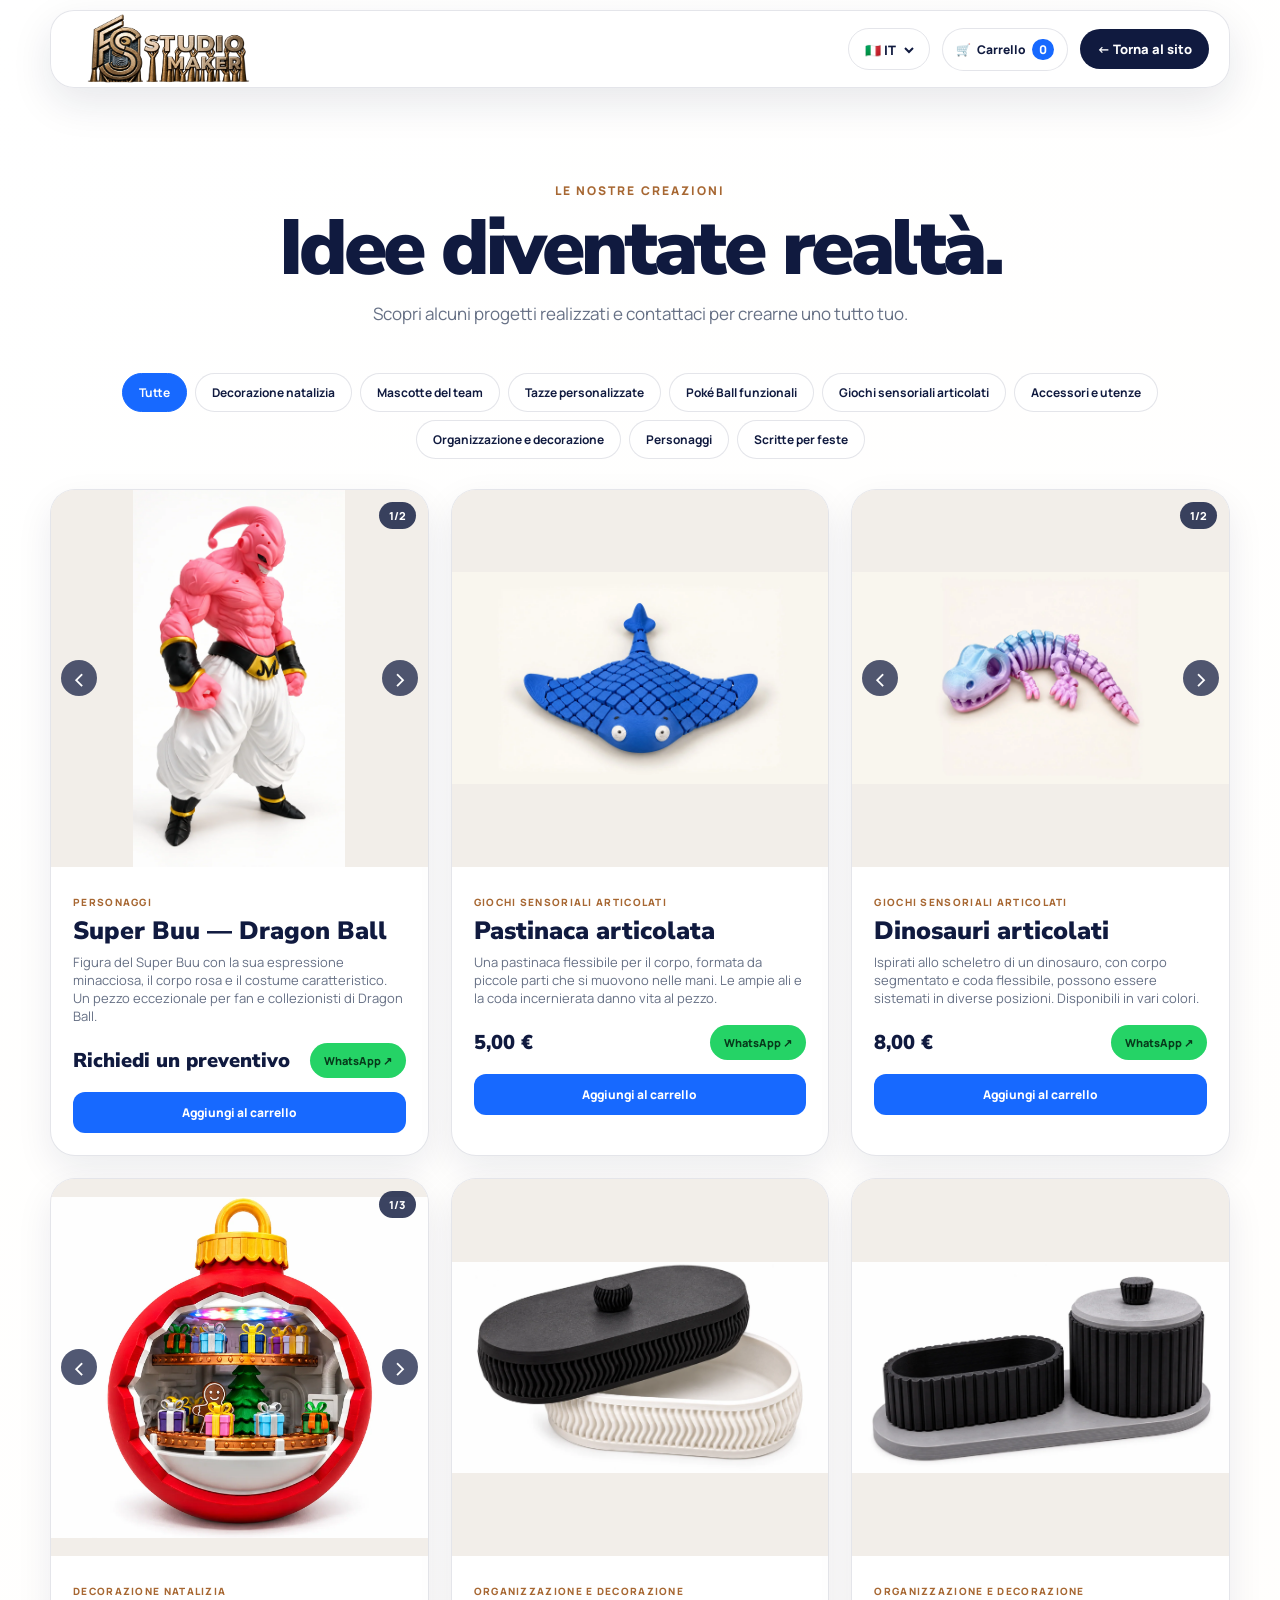
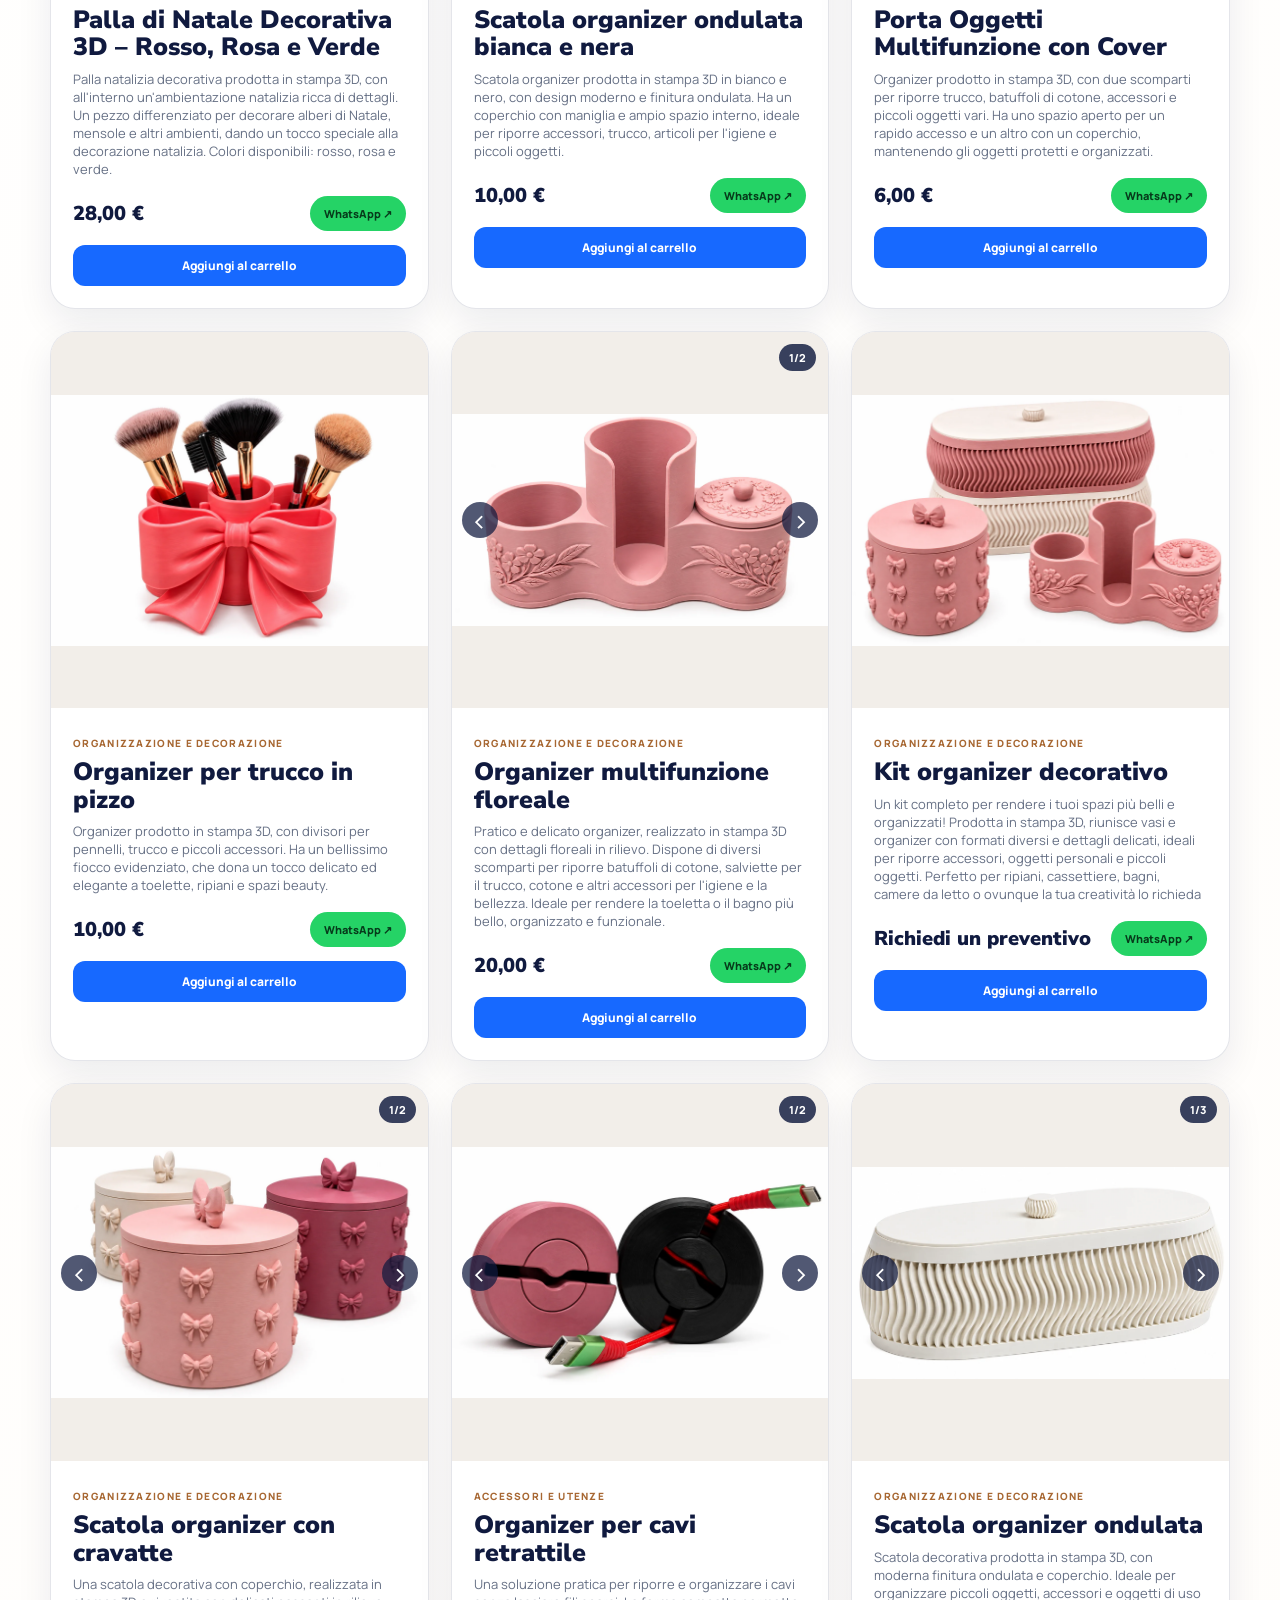
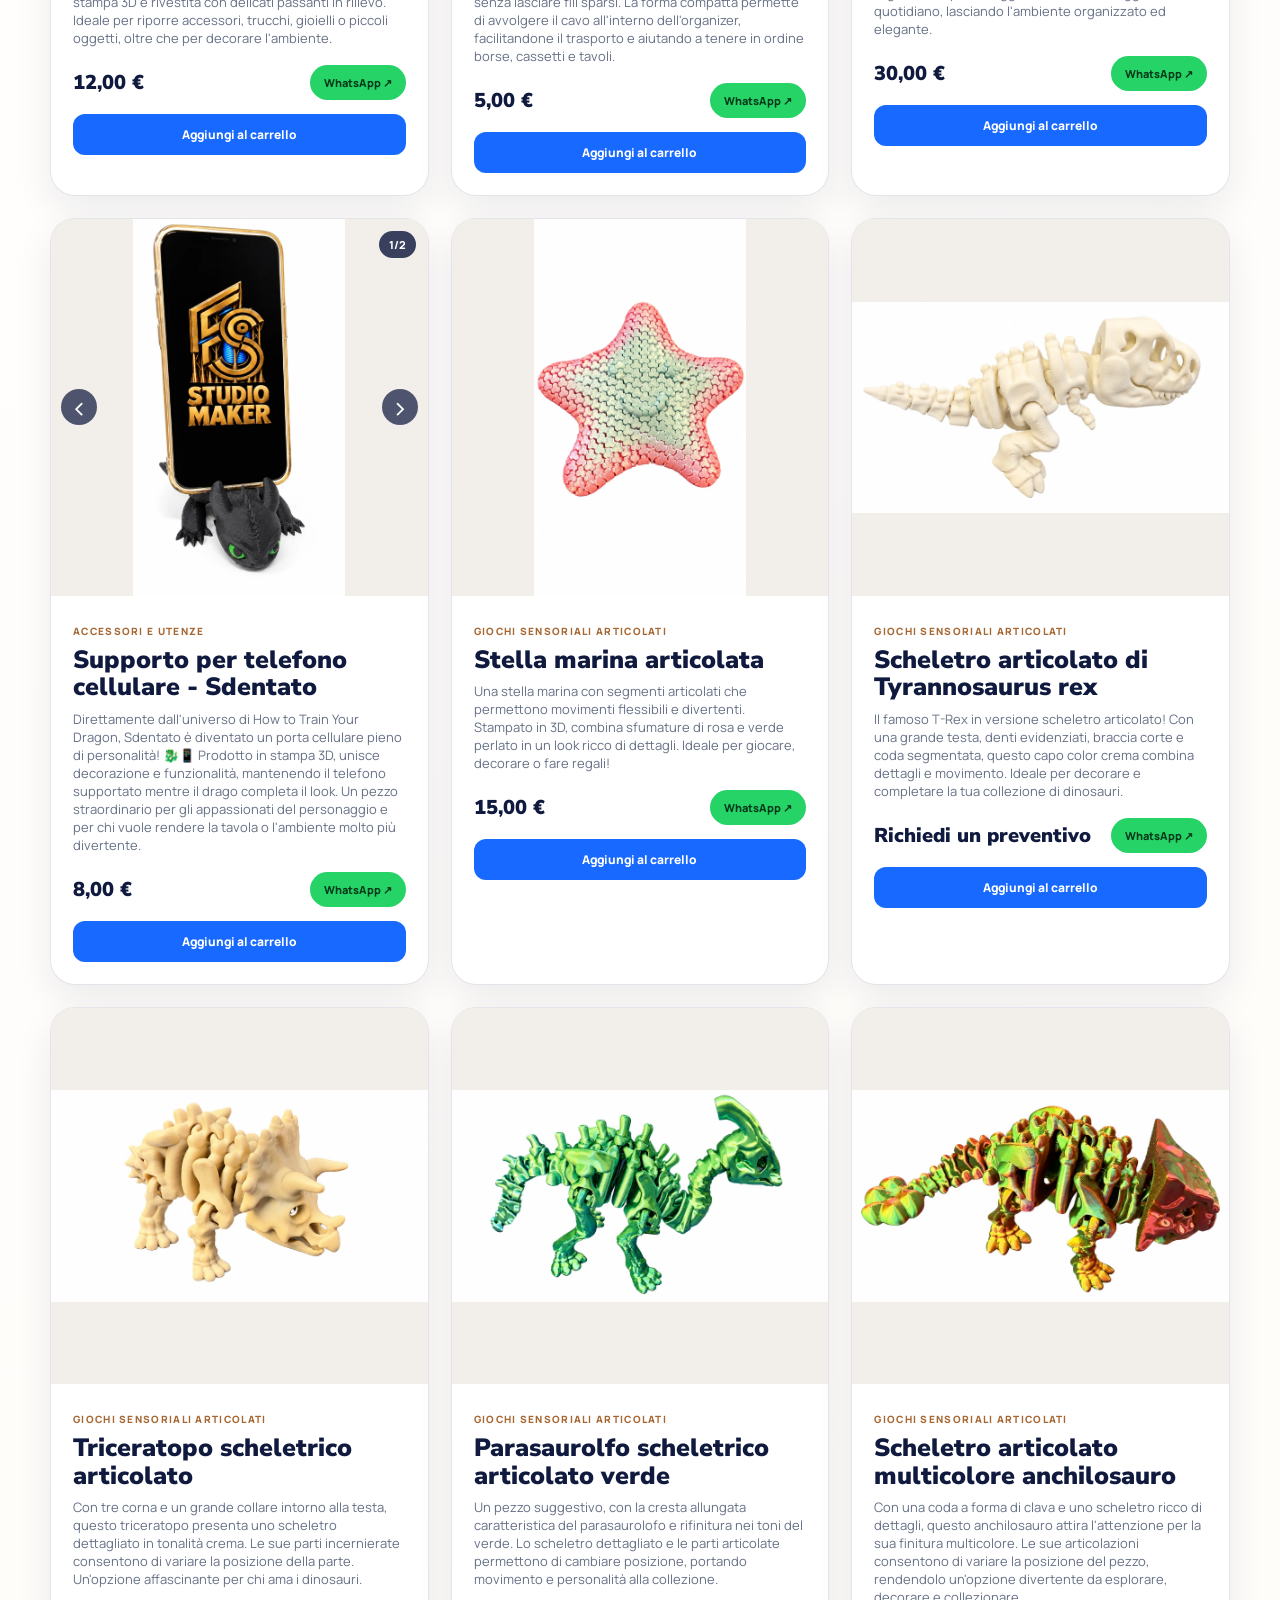
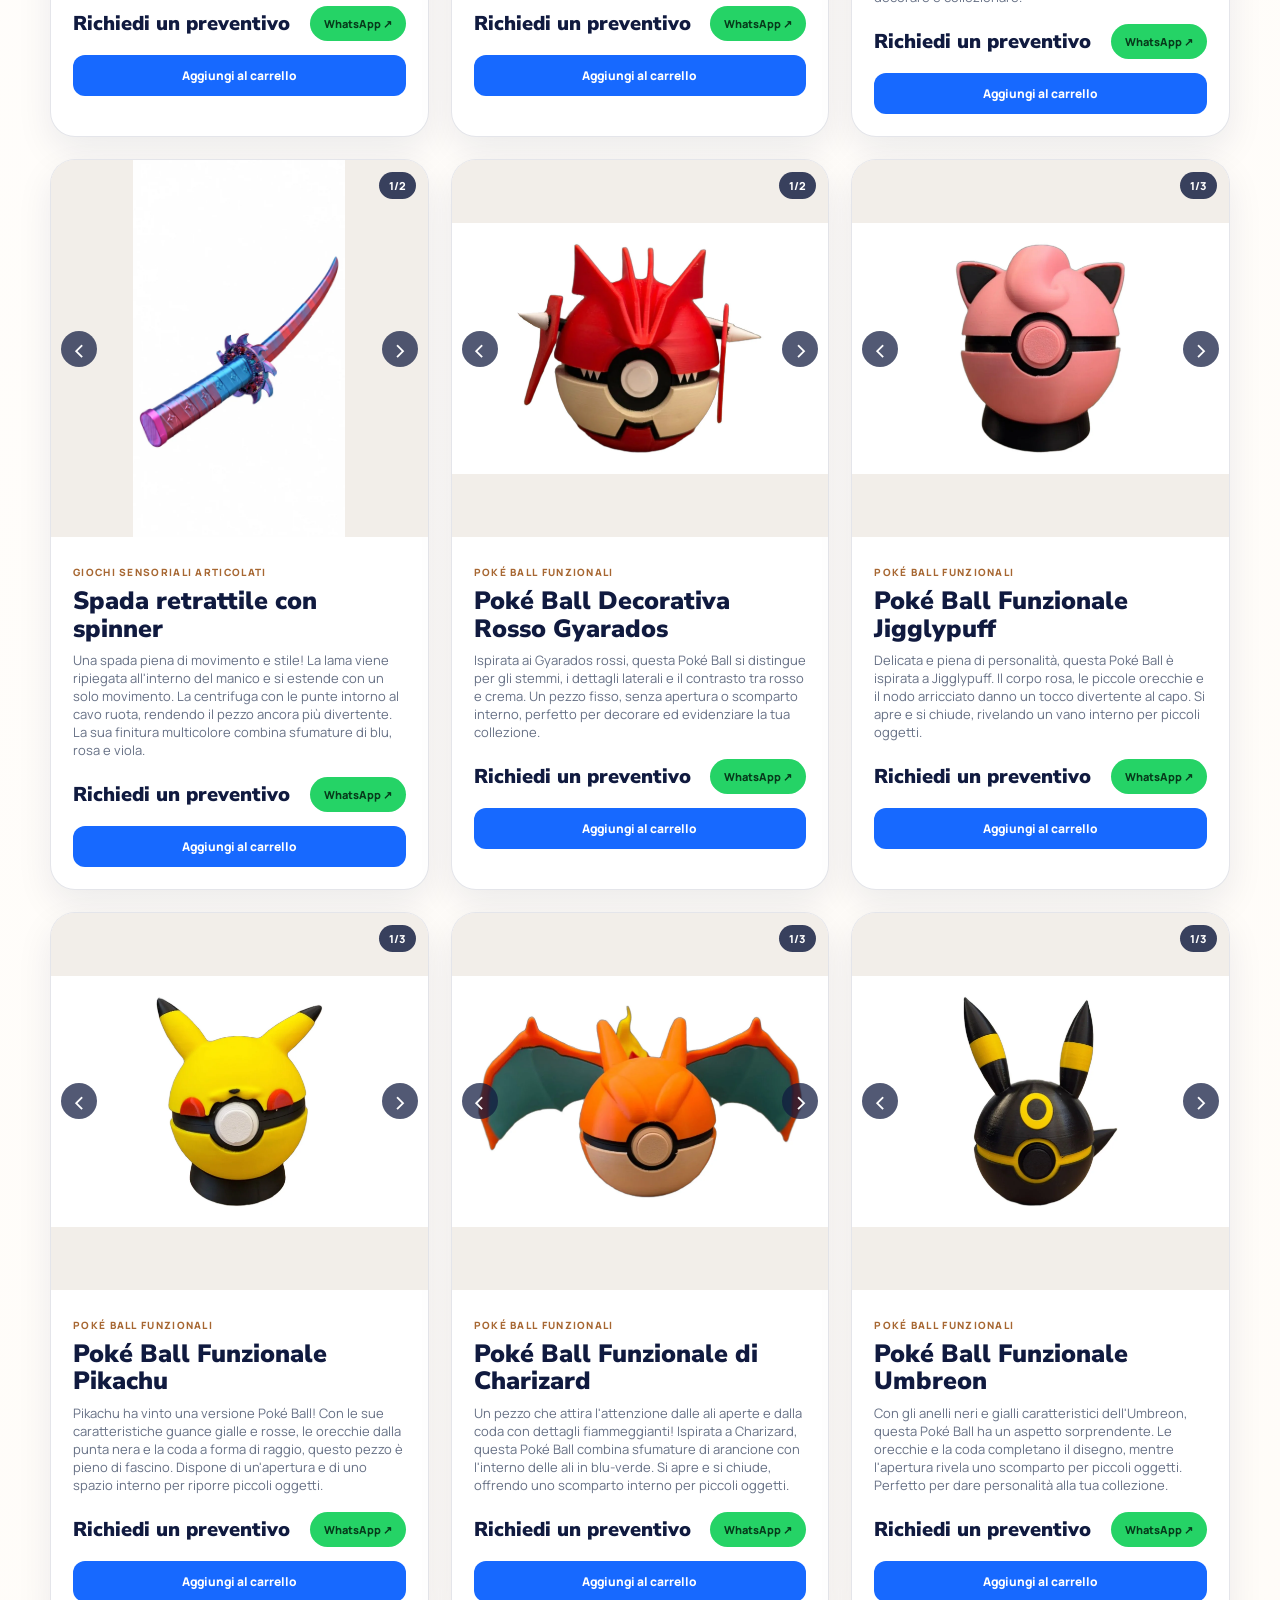
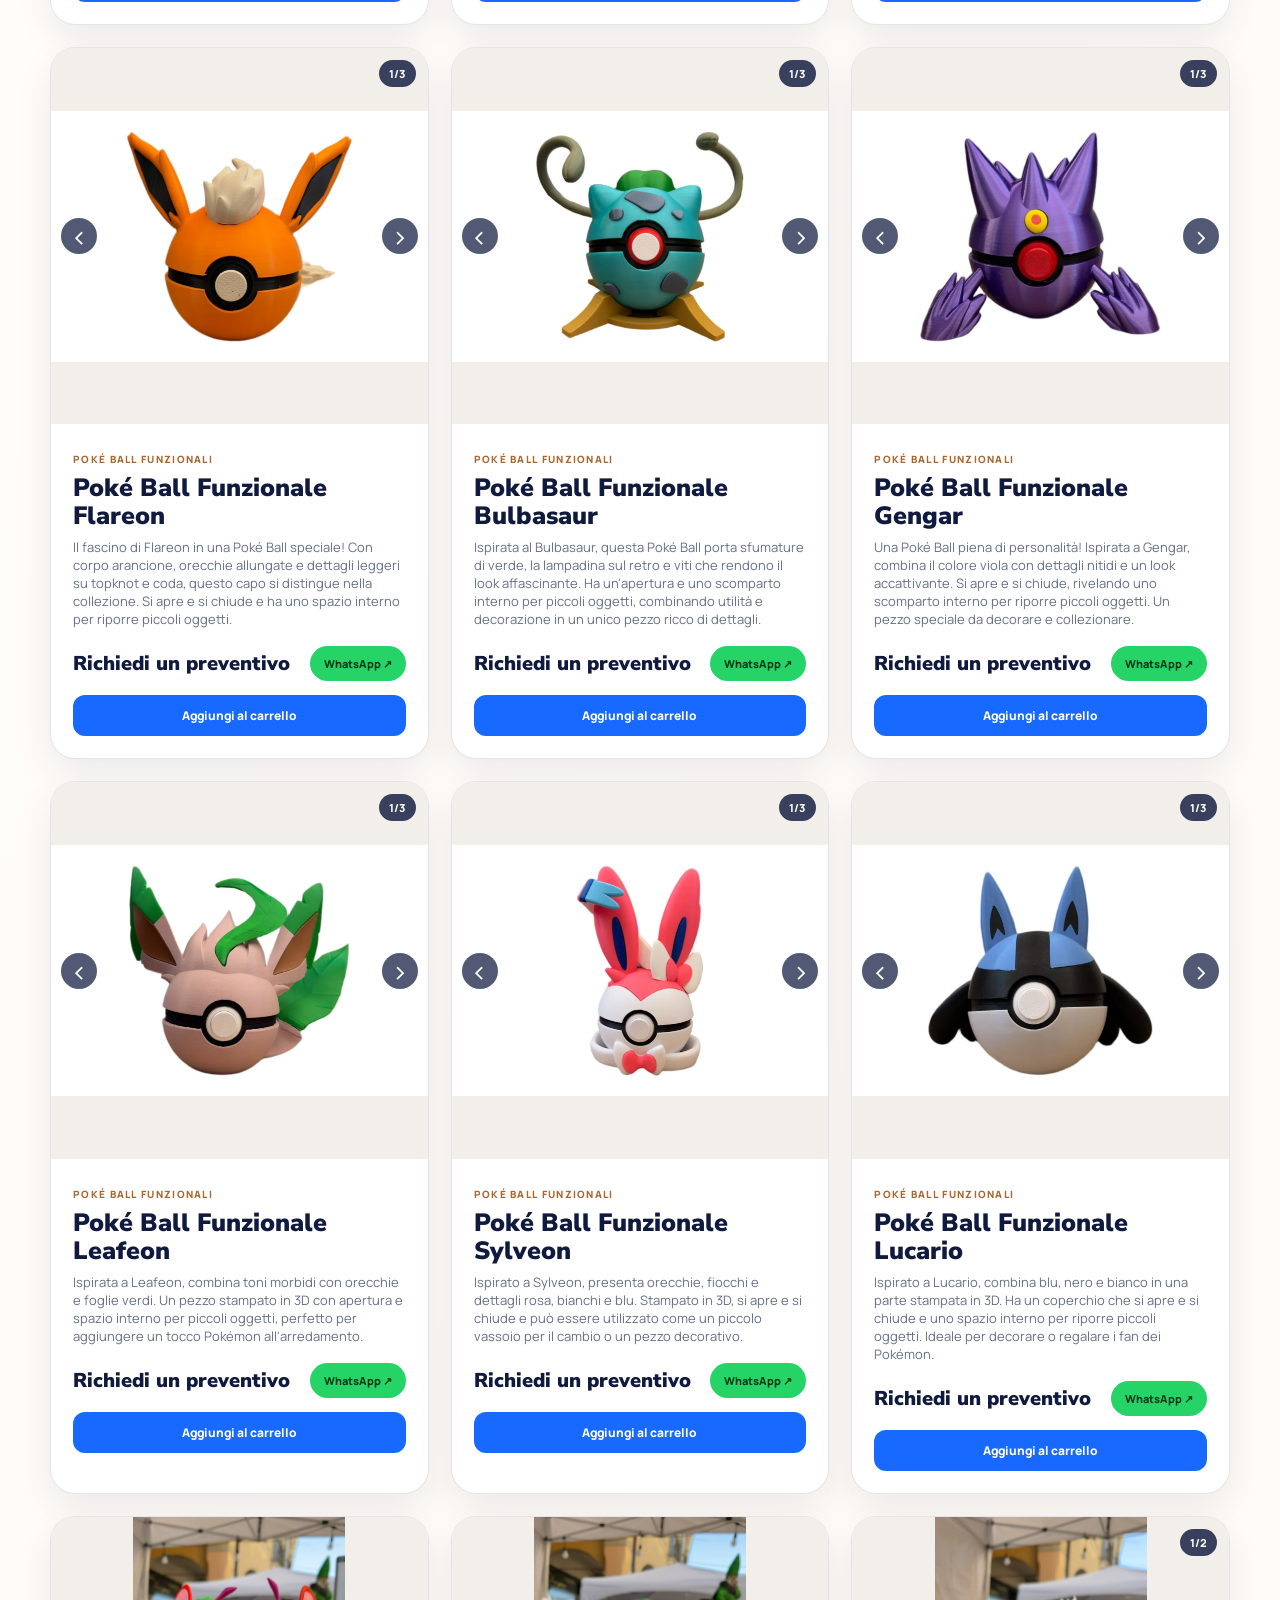
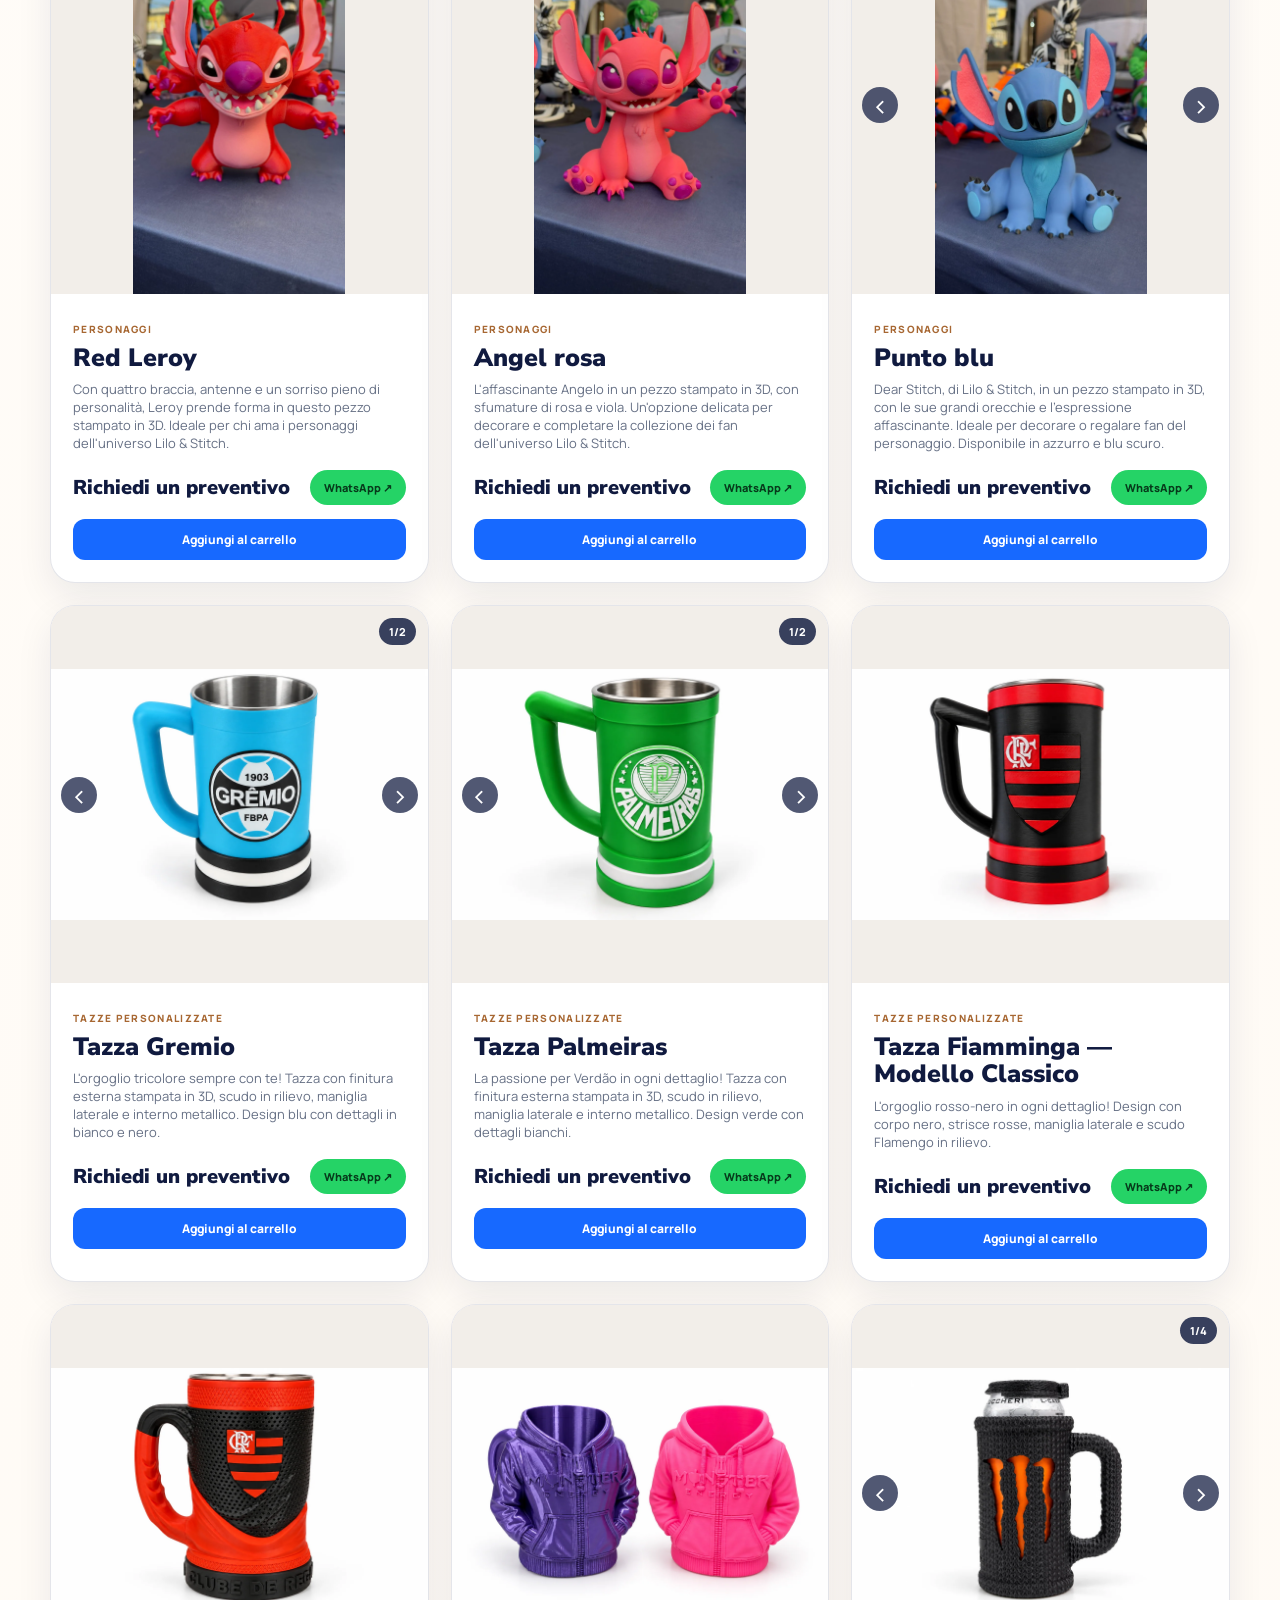
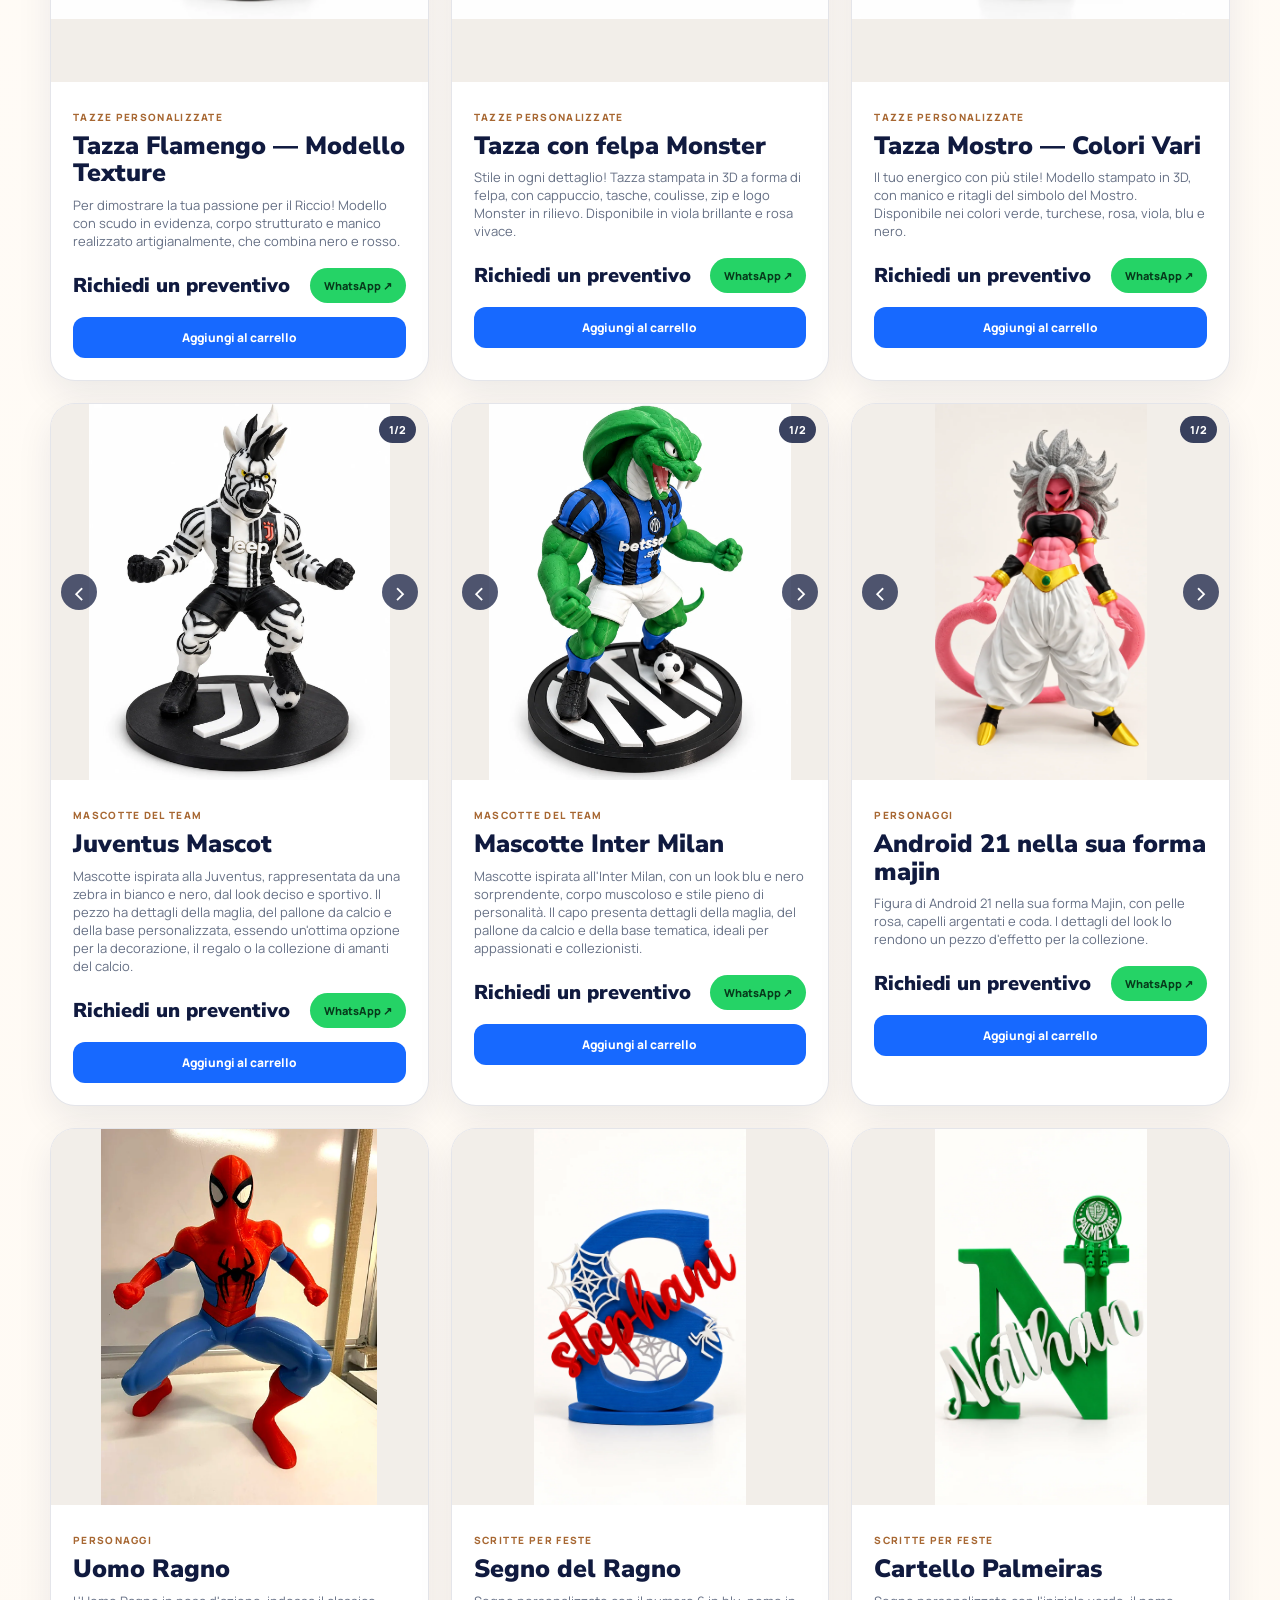
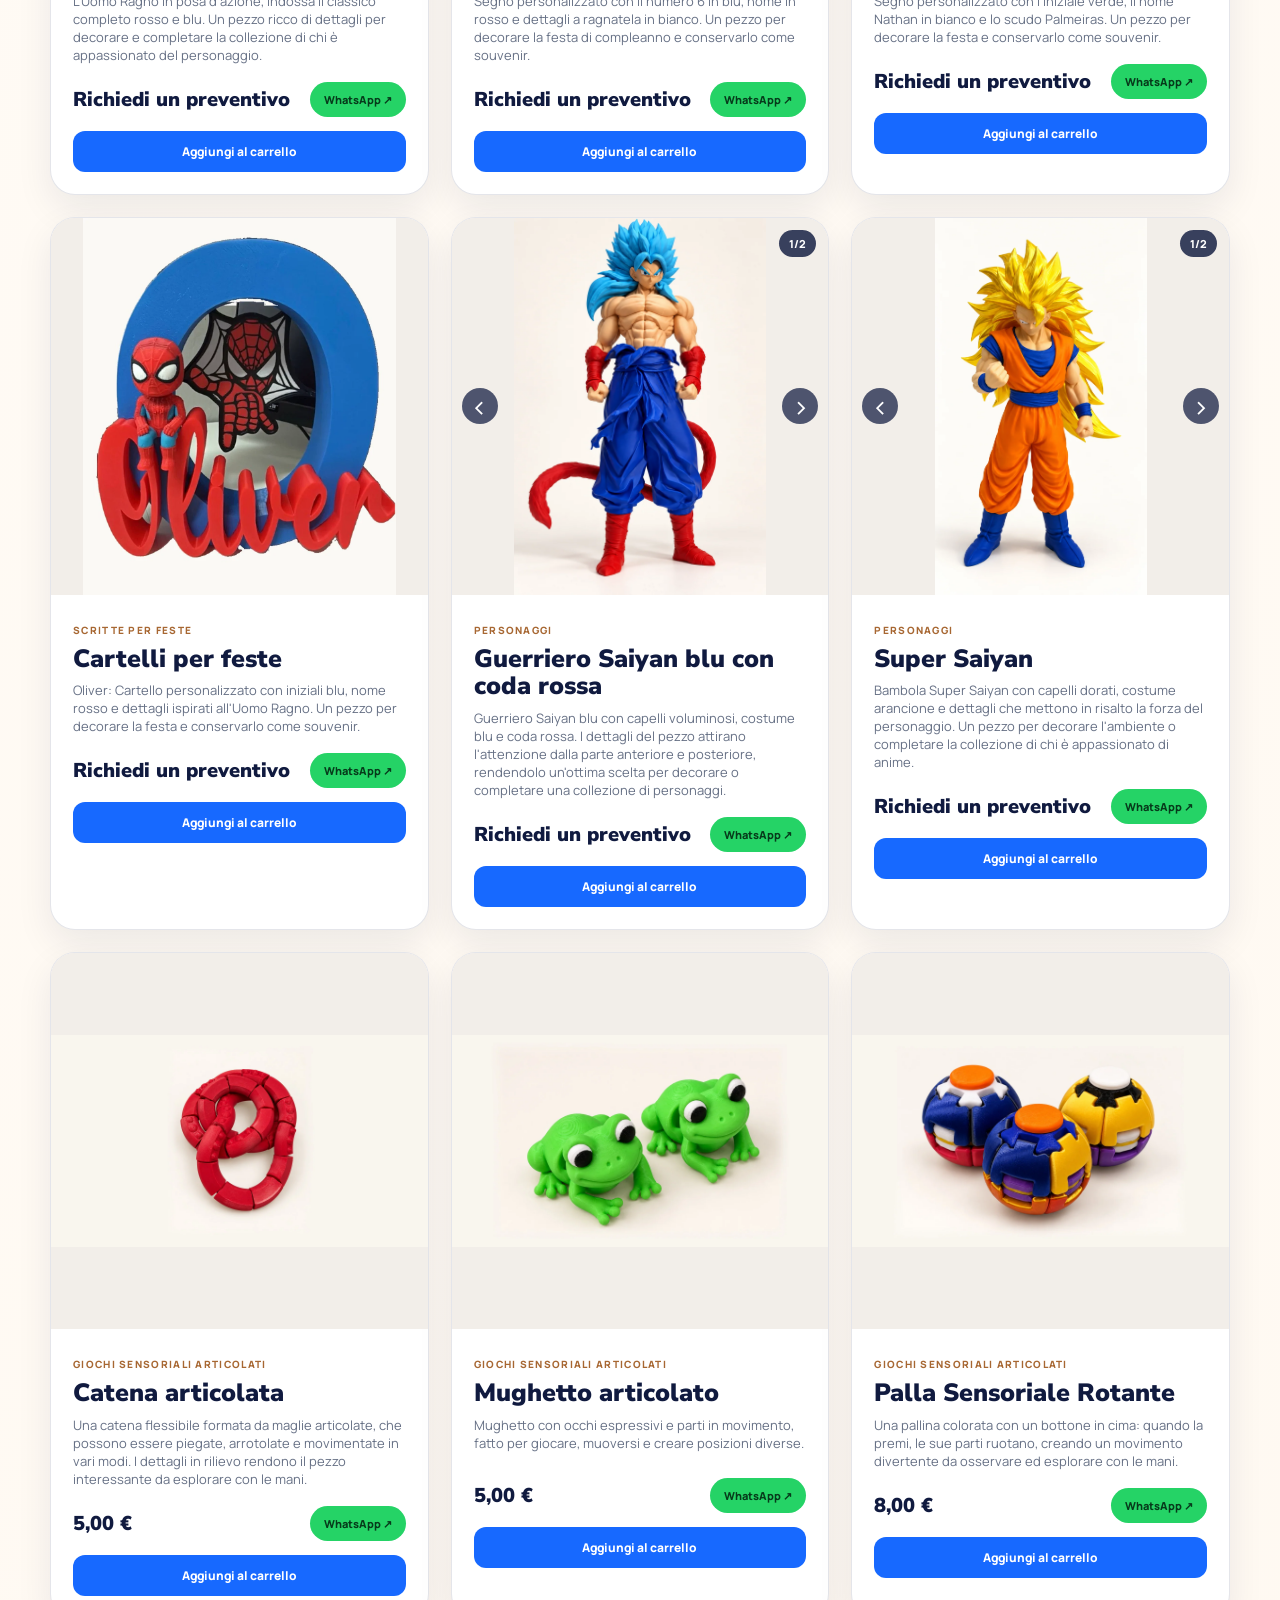
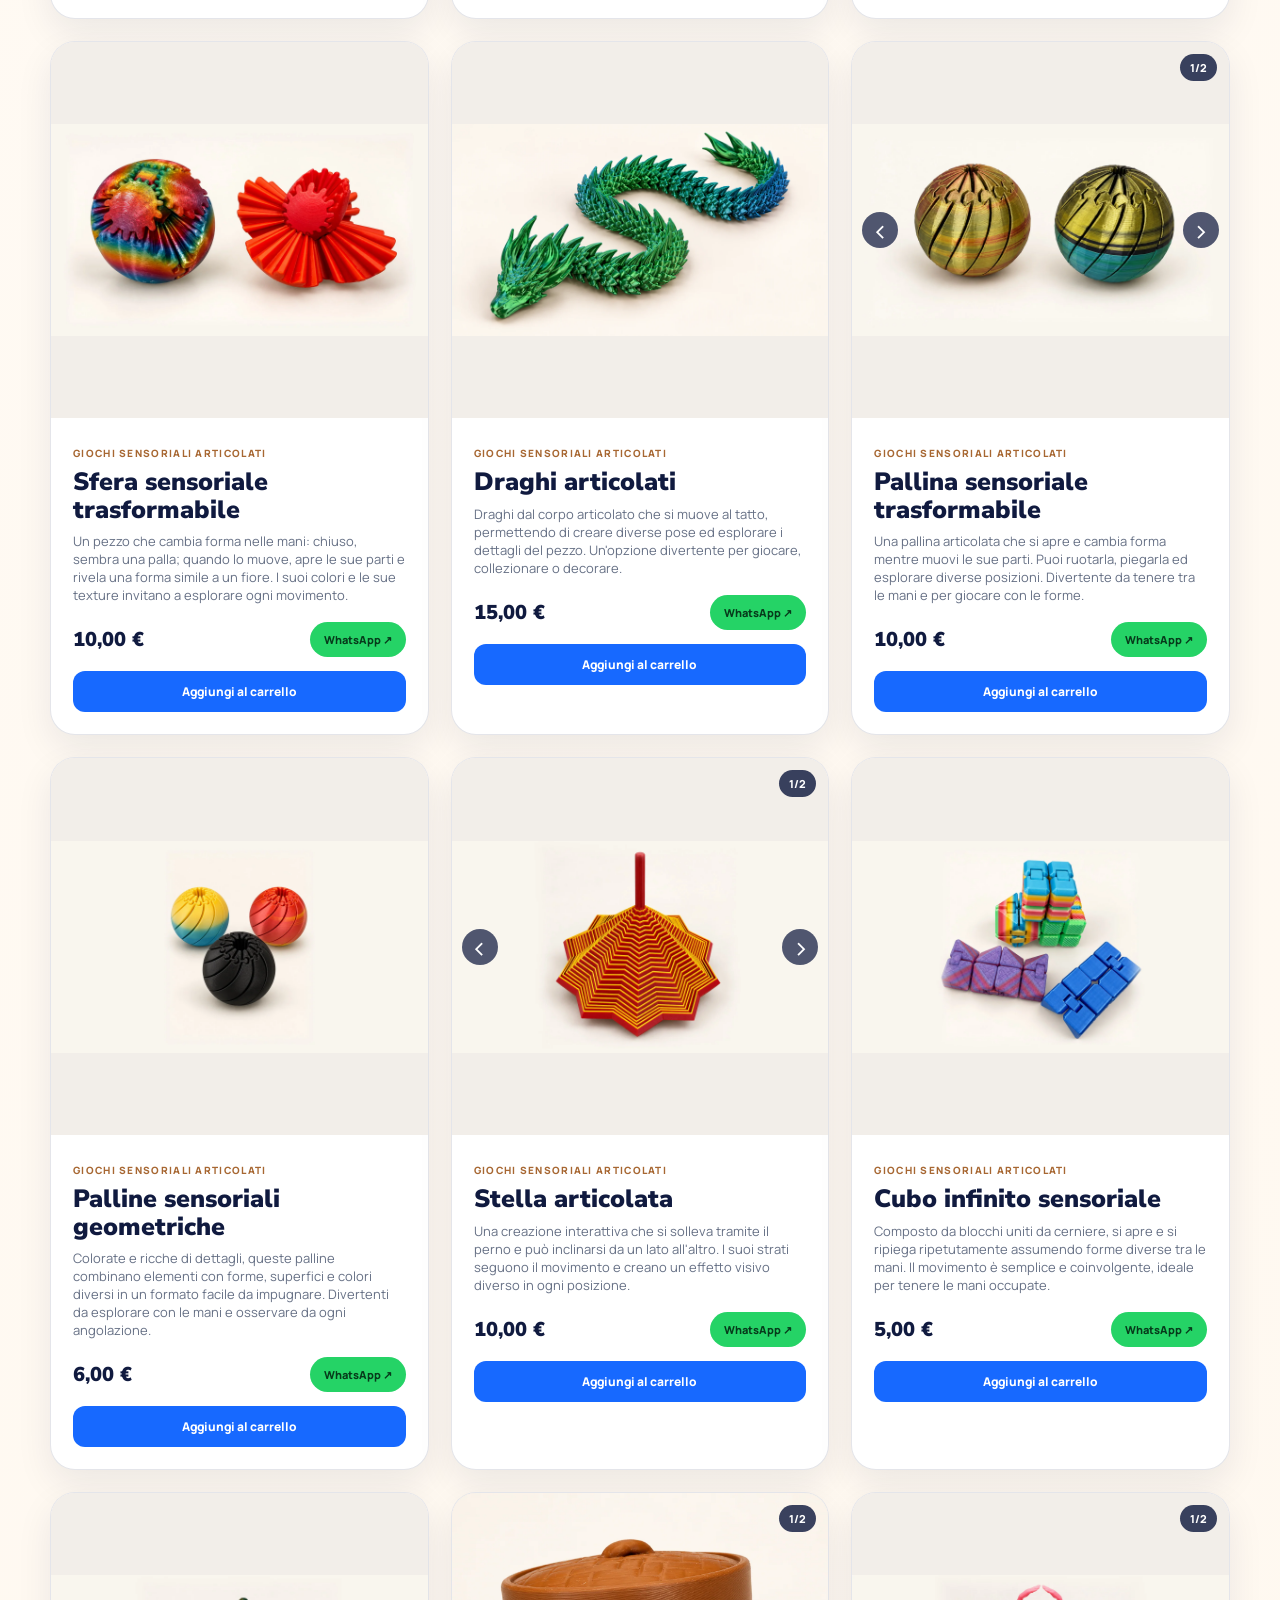
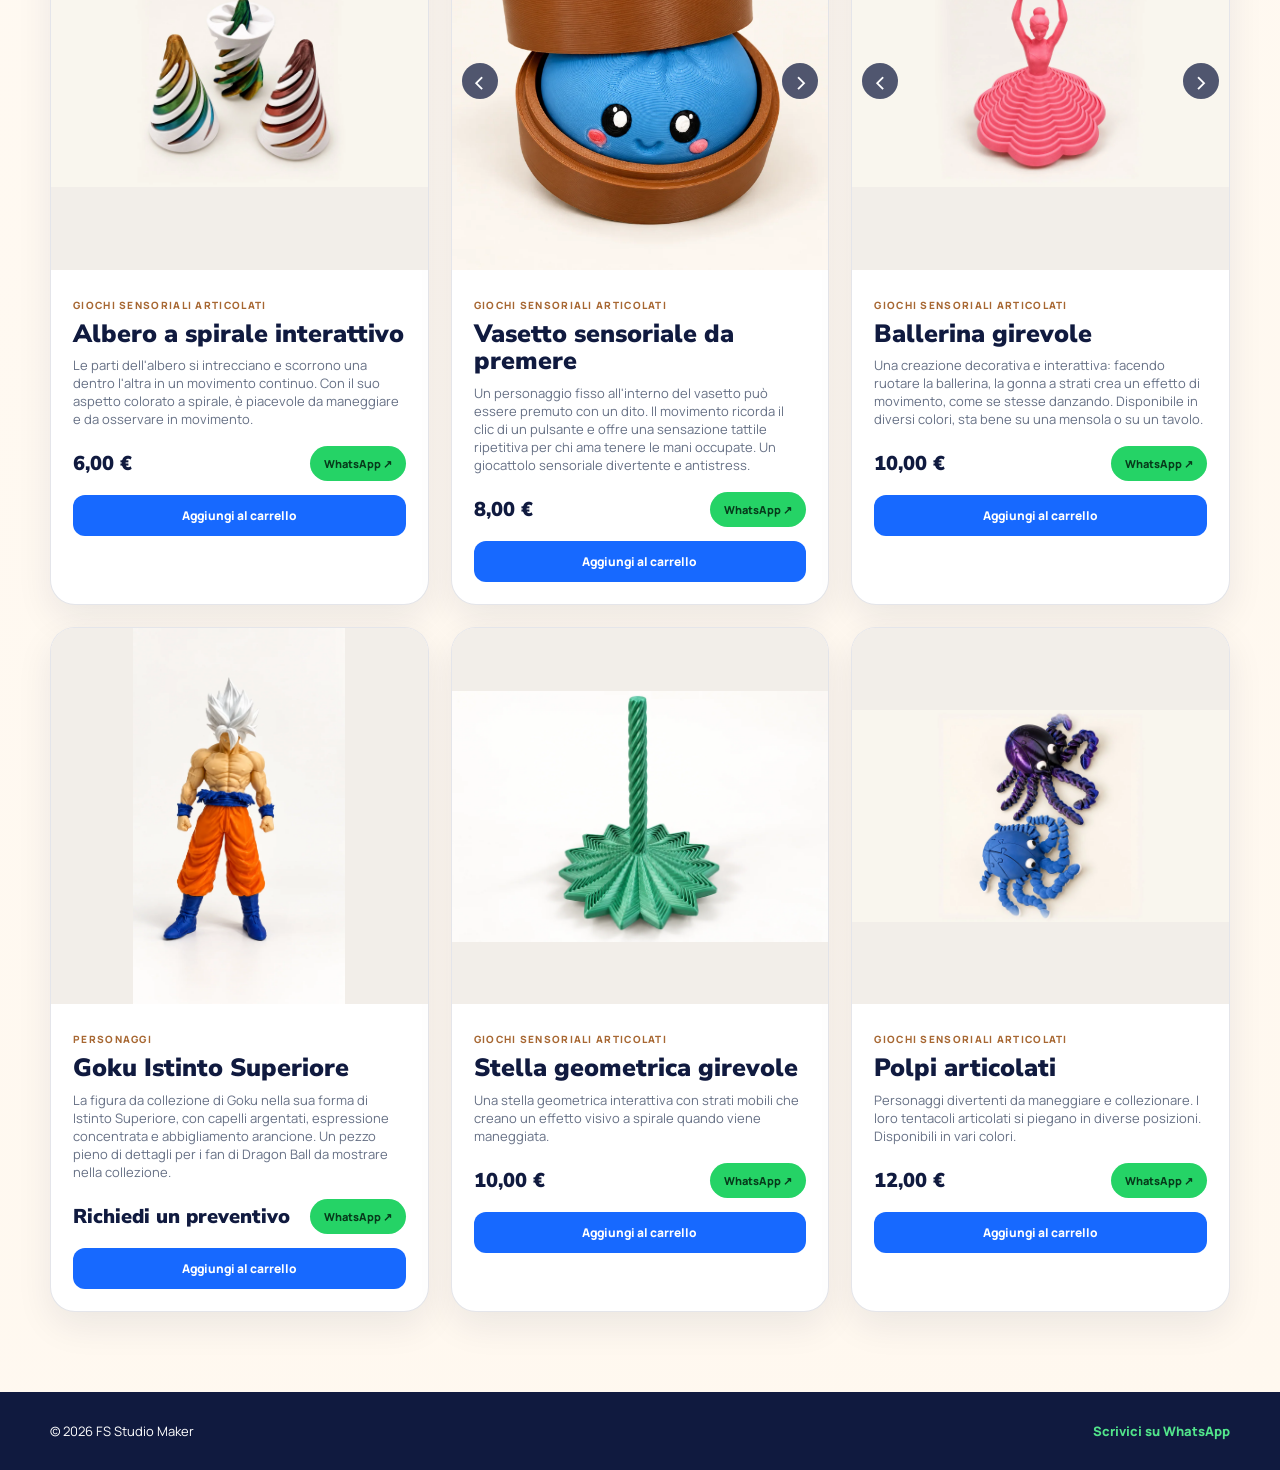
<file: catalogo.html>
<!doctype html>
<html lang="it">
<head>
  <meta charset="UTF-8"><meta name="viewport" content="width=device-width,initial-scale=1">
  <meta name="theme-color" content="#ffffff"><meta name="description" content="Catalogo delle creazioni personalizzate FS Studio Maker.">
  <title>Catalogo | FS Studio Maker</title>
  <link rel="preconnect" href="https://fonts.googleapis.com"><link rel="preconnect" href="https://fonts.gstatic.com" crossorigin>
  <link href="https://fonts.googleapis.com/css2?family=Manrope:wght@400;500;600;700;800&family=Nunito+Sans:wght@700;800;900&display=swap" rel="stylesheet">
  <link rel="stylesheet" href="catalogo.css?v=20261021-leve">
  <script src="supabase-config.js?v=1" defer></script><script src="catalogo.js?v=20261022-cloudflare" defer></script><script src="catalog-categories.js?v=20261022-cloudflare" defer></script>
<script src="site-visits.js?v=20261022" defer></script>
</head>
<body>
  <header class="catalog-header"><a href="index.html" class="brand"><img src="assets/logo-transparent.png" alt="FS Studio Maker"></a><div class="header-actions"><label><span class="sr-only">Lingua</span><select id="language-select"><option value="it">🇮🇹 IT</option><option value="pt">🇵🇹 PT</option><option value="en">🇬🇧 EN</option><option value="es">🇪🇸 ES</option><option value="de">🇩🇪 DE</option></select></label><button type="button" class="cart-trigger" id="cart-trigger" aria-controls="cart-panel" aria-expanded="false"><span aria-hidden="true">🛒</span> <span data-i18n="cart">Carrello</span> <span id="cart-count">0</span></button><a href="index.html" class="back" data-i18n="back">← Torna al sito</a></div></header>
  <main><section class="catalog-hero"><span data-i18n="kicker">Le nostre creazioni</span><h1 data-i18n="title">Idee diventate realtà.</h1><p data-i18n="intro">Scopri alcuni progetti realizzati e contattaci per crearne uno tutto tuo.</p></section><nav class="filters" aria-label="Collezioni"><button class="active" type="button" data-collection="todos" data-i18n="all">Tutte</button><button type="button" data-collection="sensoriais" data-i18n="sensory">Giochi sensoriali articolati</button><button type="button" data-collection="personagens" data-i18n="characters">Personaggi</button><button type="button" data-collection="letreiros" data-i18n="signs">Scritte per feste</button></nav><section id="catalog-grid" class="catalog-grid" aria-live="polite"><div class="state"><span class="loader"></span><p data-i18n="loading">Caricamento delle creazioni…</p></div></section></main>
  <footer><span>© <span id="year"></span> FS Studio Maker</span><a id="footer-wa" target="_blank" rel="noopener" data-i18n="whatsapp">Scrivici su WhatsApp</a></footer>
  <div class="cart-backdrop" id="cart-backdrop" hidden></div><aside class="cart-panel" id="cart-panel" role="dialog" aria-modal="true" aria-labelledby="cart-title" hidden><div class="cart-panel-head"><h2 id="cart-title" data-i18n="cart">Carrello</h2><button type="button" id="cart-close" class="cart-close" aria-label="Fechar">×</button></div><p class="cart-hint" data-i18n="cartHint">Rivedi gli articoli e invia la richiesta su WhatsApp.</p><div id="cart-items" class="cart-items"></div><div class="cart-panel-foot"><p id="cart-total"></p><p class="cart-note" data-i18n="cartNote">Prezzi e disponibilità saranno confermati prima dell'ordine.</p><a id="cart-checkout" class="cart-checkout" target="_blank" rel="noopener" data-i18n="sendOrder">Invia richiesta su WhatsApp</a></div></aside>
</body></html>
</file>
<file: catalogo.css>
:root{--navy:#101a3f;--bronze:#a76732;--blue:#1769ff;--muted:#667085;--line:rgba(16,26,63,.11)}*{box-sizing:border-box}body{margin:0;background:linear-gradient(145deg,#fff 0%,#fff8ef 100%);color:var(--navy);font-family:Manrope,sans-serif;min-height:100vh}a{text-decoration:none;color:inherit}img{display:block;max-width:100%}.sr-only{position:absolute;width:1px;height:1px;overflow:hidden;clip:rect(0,0,0,0)}.catalog-header{position:sticky;top:10px;z-index:20;width:min(1180px,calc(100% - 28px));height:78px;margin:10px auto;padding:0 20px;display:flex;align-items:center;justify-content:space-between;border:1px solid var(--line);border-radius:24px;background:rgba(255,255,255,.94);box-shadow:0 15px 40px rgba(16,26,63,.1);backdrop-filter:blur(14px)}.brand img{width:195px;height:70px;object-fit:contain}.header-actions{display:flex;align-items:center;gap:12px}.header-actions label{padding:9px 12px;border:1px solid var(--line);border-radius:99px}.header-actions select{border:0;background:transparent;color:var(--navy);font:800 13px Manrope}.back{padding:11px 17px;border-radius:99px;background:var(--navy);color:#fff;font-size:13px;font-weight:800}main{width:min(1180px,calc(100% - 32px));margin:auto}.catalog-hero{padding:80px 0 48px;text-align:center}.catalog-hero span{color:var(--bronze);font-size:12px;font-weight:800;letter-spacing:.17em;text-transform:uppercase}.catalog-hero h1{margin:10px 0 14px;font:900 clamp(44px,7vw,78px)/1 "Nunito Sans";letter-spacing:-.045em}.catalog-hero p{max-width:650px;margin:auto;color:var(--muted);font-size:17px}.filters{display:flex;justify-content:center;flex-wrap:wrap;gap:8px;margin-bottom:30px}.filters>div{display:contents}.filters button{padding:10px 16px;border:1px solid var(--line);border-radius:99px;background:#fff;color:var(--navy);font:700 12px Manrope;cursor:pointer}.filters button.active{border-color:var(--blue);background:var(--blue);color:#fff}.catalog-grid{display:grid;grid-template-columns:repeat(3,1fr);gap:22px;padding-bottom:80px}.creation-card{overflow:hidden;border:1px solid var(--line);border-radius:25px;background:#fff;box-shadow:0 14px 36px rgba(16,26,63,.08)}.card-image{position:relative;aspect-ratio:1/1;background:#f2eee9;overflow:hidden}.card-image img{width:100%;height:100%;object-fit:cover}.image-count{position:absolute;right:12px;top:12px;padding:6px 10px;border-radius:99px;background:rgba(16,26,63,.82);color:#fff;font-size:11px;font-weight:800}.card-content{padding:22px}.category{color:var(--bronze);font-size:10px;font-weight:800;letter-spacing:.13em;text-transform:uppercase}.card-content h2{margin:7px 0 8px;font:900 25px/1.1 "Nunito Sans"}.card-content p{min-height:44px;margin:0 0 18px;color:var(--muted);font-size:13px}.card-bottom{display:flex;align-items:center;justify-content:space-between;gap:12px}.price{font:900 20px "Nunito Sans"}.card-cta{padding:10px 14px;border-radius:99px;background:#25d366;color:#073a1b;font-size:11px;font-weight:800}.state{grid-column:1/-1;min-height:260px;display:grid;place-items:center;align-content:center;text-align:center;color:var(--muted)}.state p{max-width:440px}.loader{width:36px;height:36px;border:4px solid #dbe3f7;border-top-color:var(--blue);border-radius:50%;animation:spin .8s linear infinite}@keyframes spin{to{transform:rotate(360deg)}}footer{padding:30px max(20px,calc((100% - 1180px)/2));display:flex;justify-content:space-between;gap:20px;background:var(--navy);color:#fff;font-size:13px}footer a{color:#52e58b;font-weight:800}@media(max-width:850px){.catalog-grid{grid-template-columns:repeat(2,1fr)}}@media(max-width:560px){.catalog-header{height:72px;padding:0 11px}.brand img{width:150px;height:62px}.back{padding:9px 11px;font-size:10px}.header-actions{gap:6px}.header-actions label{padding:7px}.catalog-hero{padding:55px 4px 36px}.catalog-grid{grid-template-columns:1fr}.card-content p{min-height:0}footer{flex-direction:column}}
/* Galeria de fotos e vídeos: gesto horizontal no celular e setas no desktop. */
.media-track{display:flex;width:100%;height:100%;overflow-x:auto;overscroll-behavior-inline:contain;scroll-snap-type:x mandatory;scrollbar-width:none;touch-action:pan-x pan-y}
.media-track::-webkit-scrollbar{display:none}
.media-slide{position:relative;flex:0 0 100%;width:100%;height:100%;scroll-snap-align:start;background:#f2eee9}
.media-slide img,.media-slide video{display:block;width:100%;height:100%;object-fit:contain}
.media-arrow{position:absolute;z-index:2;top:50%;transform:translateY(-50%);width:36px;height:36px;padding:0;border:0;border-radius:50%;background:rgba(16,26,63,.72);color:#fff;font:28px/32px Manrope;cursor:pointer}
.media-prev{left:10px}.media-next{right:10px}
.card-image .image-count{z-index:2;pointer-events:none}
.cart-trigger{display:inline-flex;align-items:center;gap:6px;padding:10px 13px;border:1px solid var(--line);border-radius:99px;background:#fff;color:var(--navy);font:800 12px Manrope;cursor:pointer}.cart-trigger #cart-count{min-width:22px;padding:2px 5px;border-radius:99px;background:var(--blue);color:#fff;text-align:center}.add-cart{display:block;width:100%;margin-top:14px;padding:12px;border:0;border-radius:12px;background:var(--blue);color:#fff;font:800 12px Manrope;cursor:pointer}.add-cart:hover{background:#0755e7}.cart-open{overflow:hidden}.cart-backdrop{position:fixed;inset:0;z-index:40;background:rgba(10,18,42,.55)}.cart-panel{position:fixed;inset:0 0 0 auto;z-index:41;width:min(440px,100%);padding:25px;display:flex;flex-direction:column;background:#fff;box-shadow:-15px 0 45px rgba(0,0,0,.18)}.cart-backdrop[hidden],.cart-panel[hidden],.cart-checkout[hidden]{display:none}.cart-panel-head{display:flex;align-items:center;justify-content:space-between;gap:15px}.cart-panel-head h2{margin:0;font:900 30px "Nunito Sans"}.cart-close{width:38px;height:38px;border:0;border-radius:50%;background:#f0f2f8;color:var(--navy);font-size:28px;cursor:pointer}.cart-hint,.cart-note{color:var(--muted);font-size:13px}.cart-items{flex:1;overflow-y:auto;margin:16px -4px 0;padding:0 4px}.cart-empty{padding:28px 0;color:var(--muted);text-align:center}.cart-row{padding:17px 0;border-bottom:1px solid var(--line)}.cart-row-info{display:flex;justify-content:space-between;gap:12px}.cart-row-info strong{font-size:14px}.cart-row-info small{flex-shrink:0;color:var(--muted)}.cart-row-actions{display:flex;align-items:center;gap:10px;margin-top:12px}.cart-row-actions button{min-width:28px;min-height:28px;border:1px solid var(--line);border-radius:8px;background:#f7f8fb;color:var(--navy);font-weight:800;cursor:pointer}.cart-row-actions .cart-remove{margin-left:auto;padding:4px 8px;color:#b42318;font-size:11px}.cart-panel-foot{padding-top:15px;border-top:1px solid var(--line)}.cart-panel-foot>p:first-child{font-weight:800}.cart-checkout{display:block;padding:15px;border-radius:13px;background:#25d366;color:#073a1b;font-size:14px;font-weight:800;text-align:center}.cart-checkout:hover{background:#1fc05d}@media(max-width:560px){.catalog-header{gap:5px}.cart-trigger{padding:8px;font-size:0}.cart-trigger span:first-child{font-size:18px}.cart-trigger #cart-count{font-size:11px}.cart-panel{padding:20px}.cart-row-info{display:block}.cart-row-info small{display:block;margin-top:5px}}
@media(max-width:400px){.catalog-header .brand img{width:110px}.catalog-header .back{padding:8px;font-size:9px}.catalog-header .header-actions label{padding:6px 3px}}
</file>
